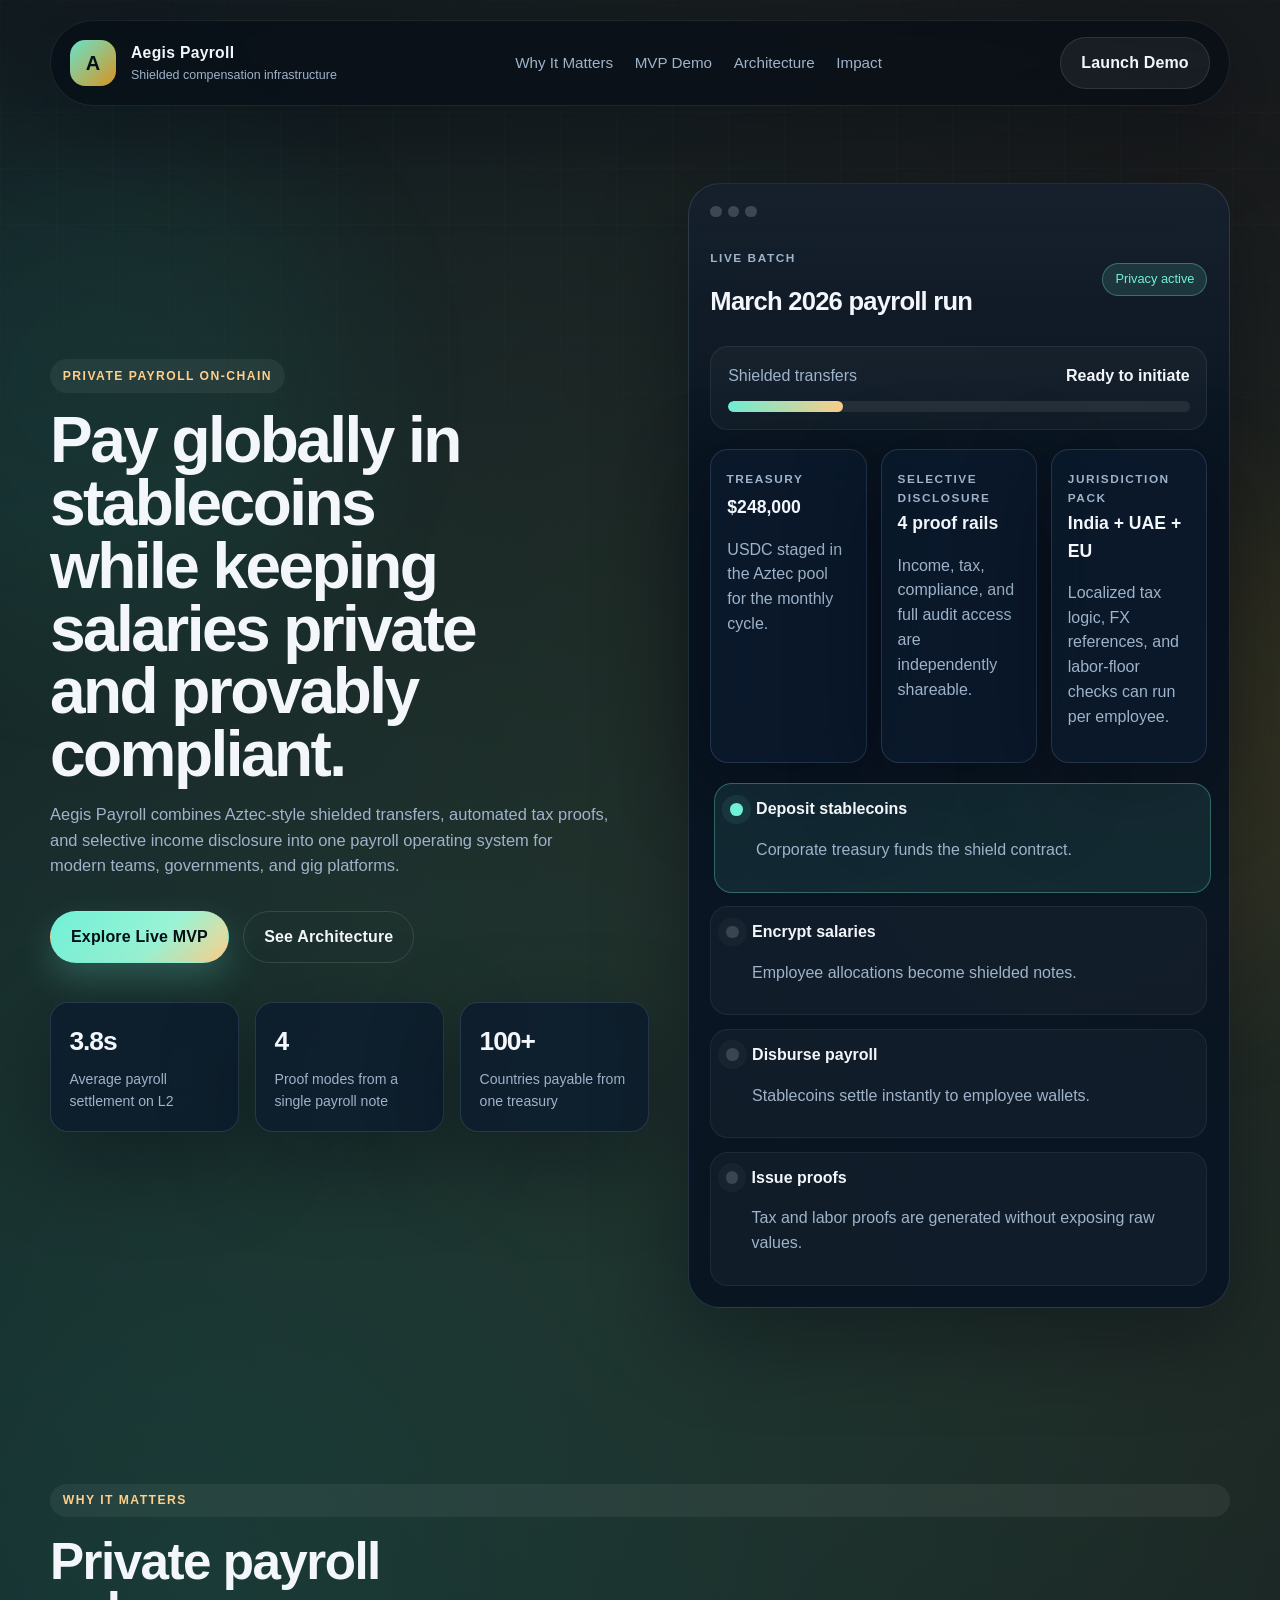
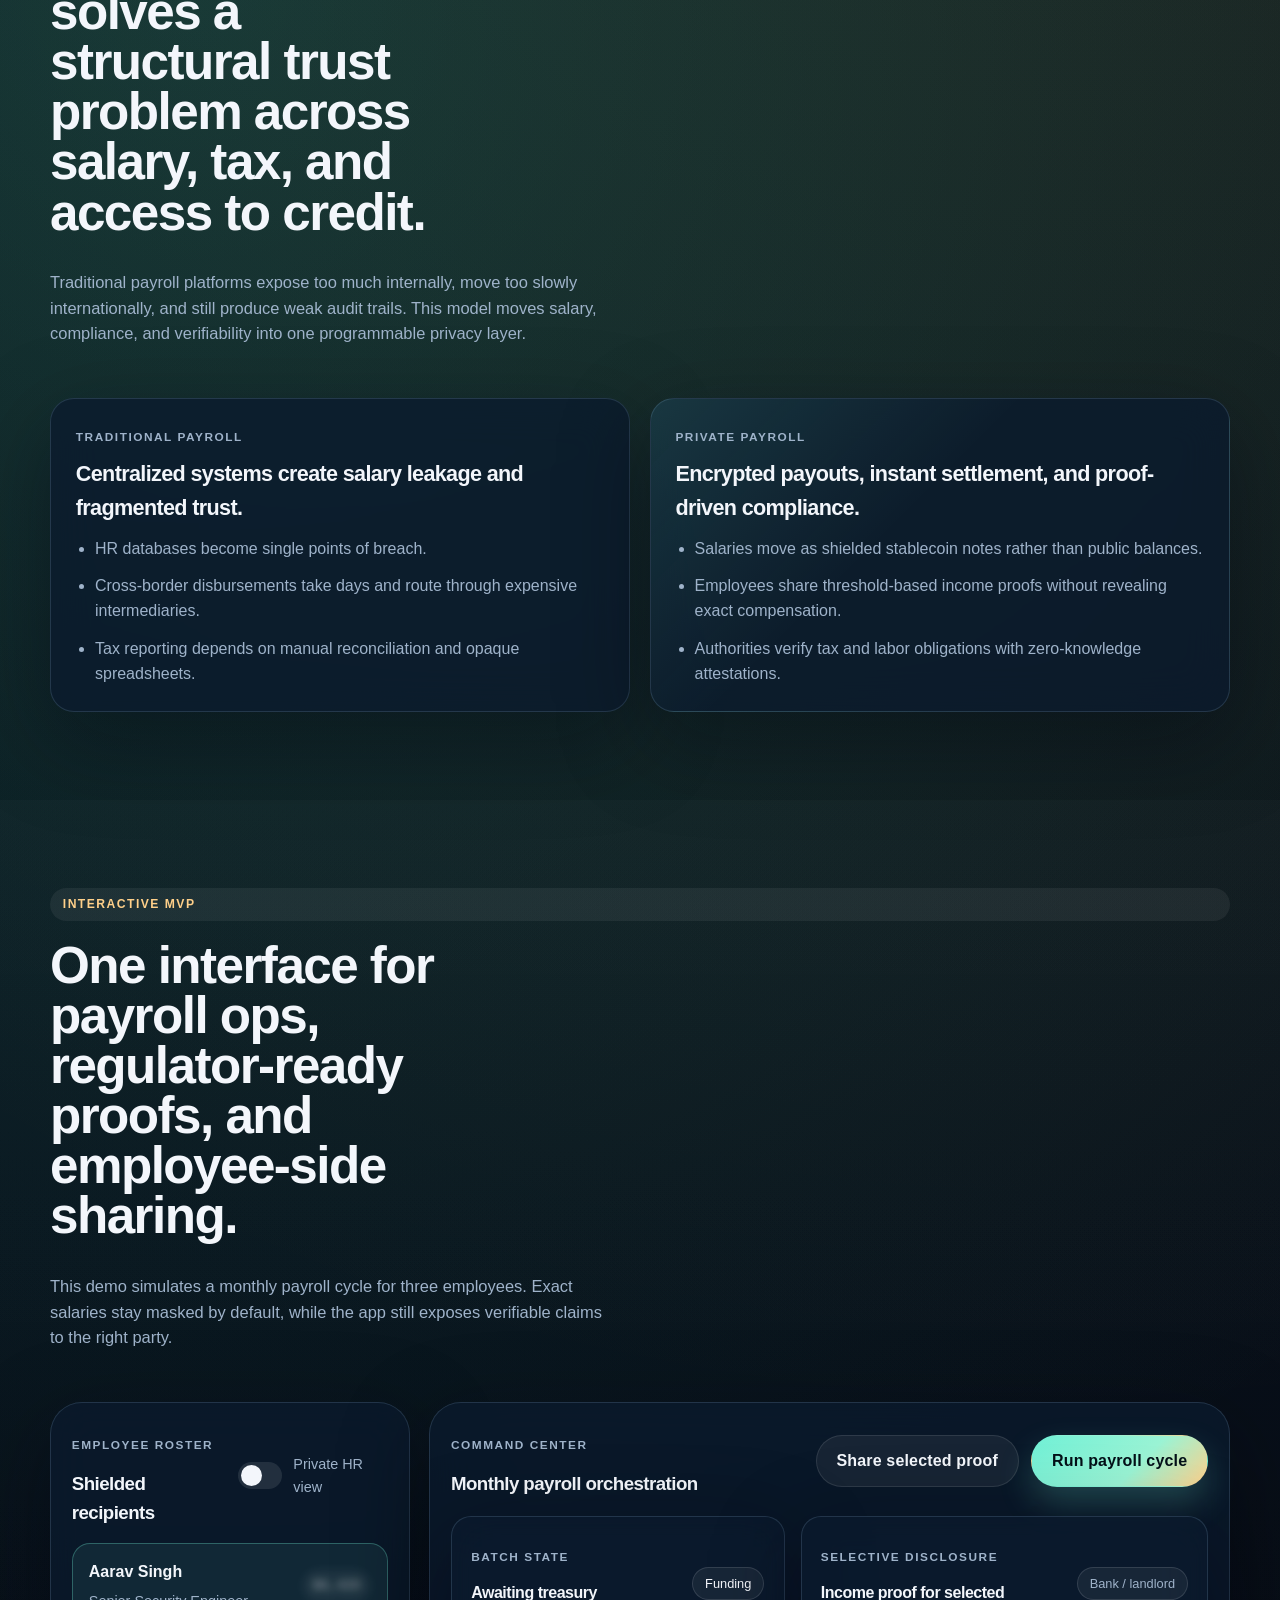
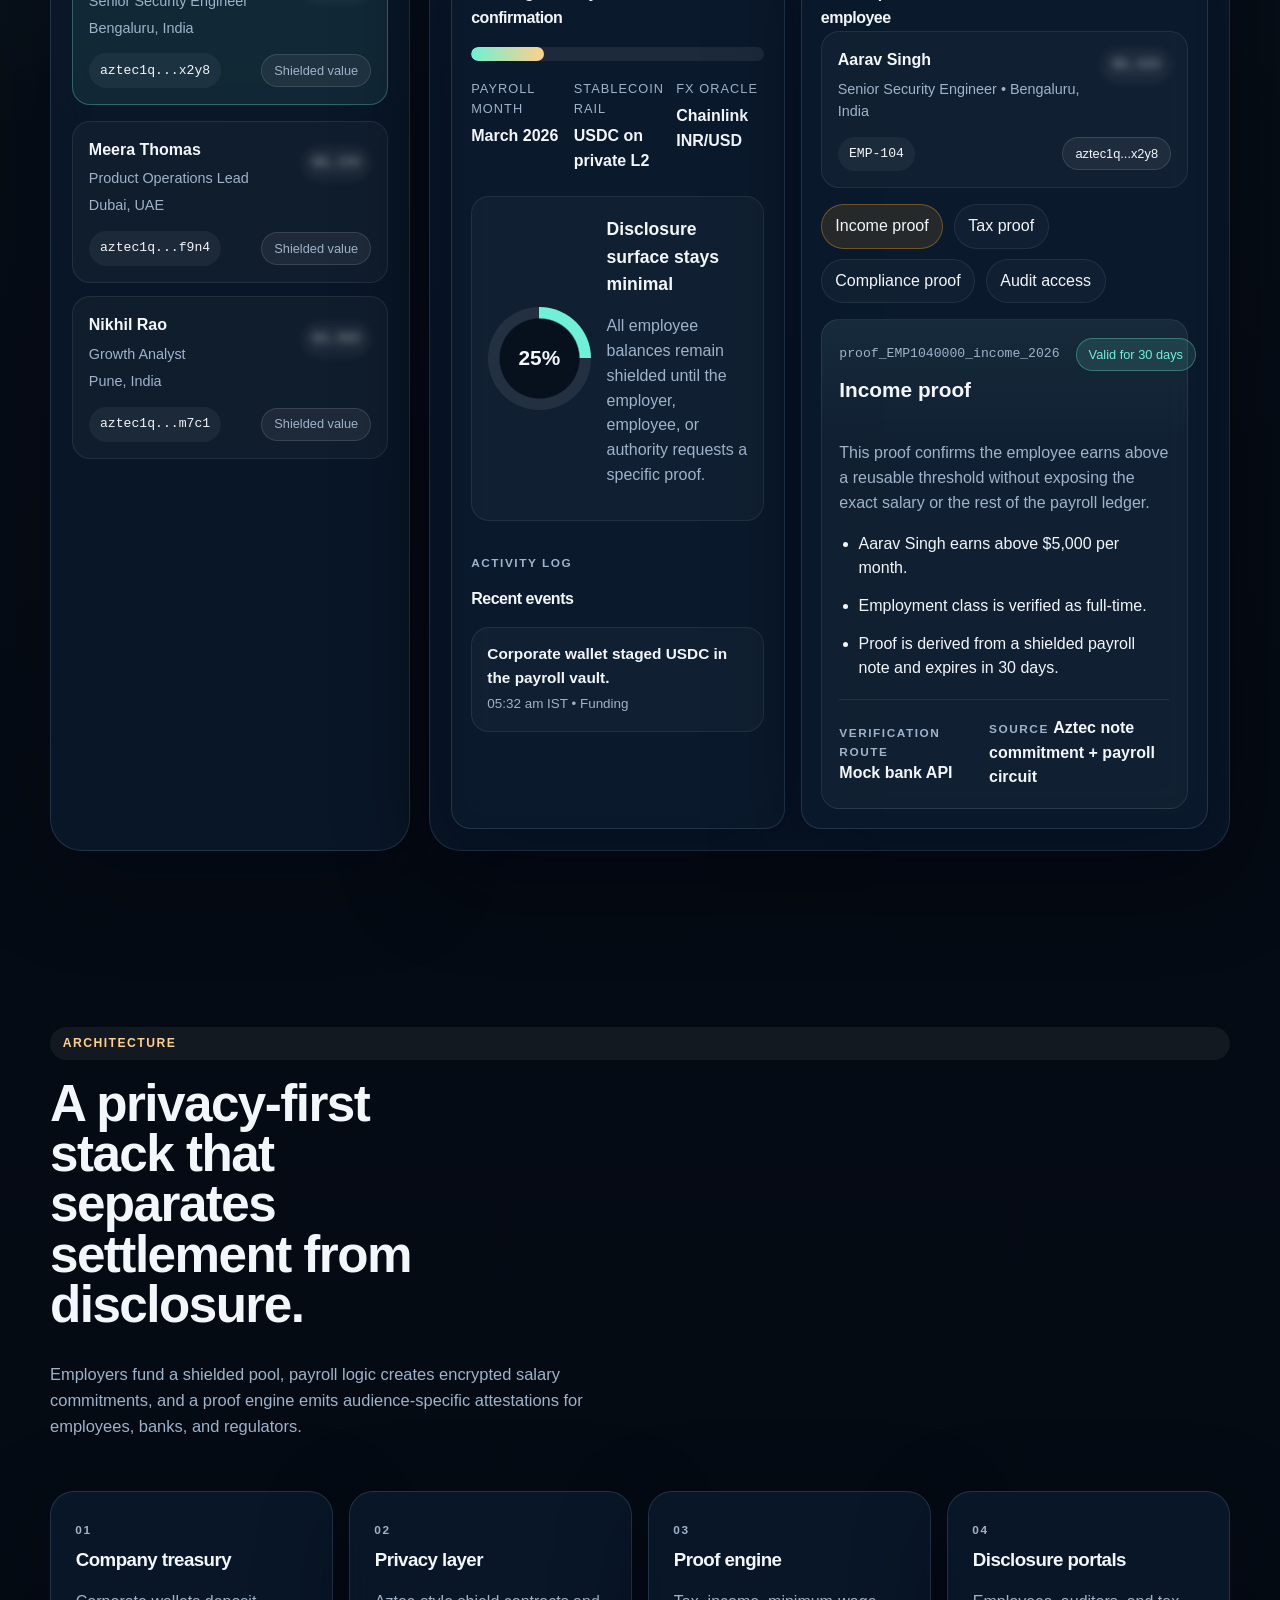
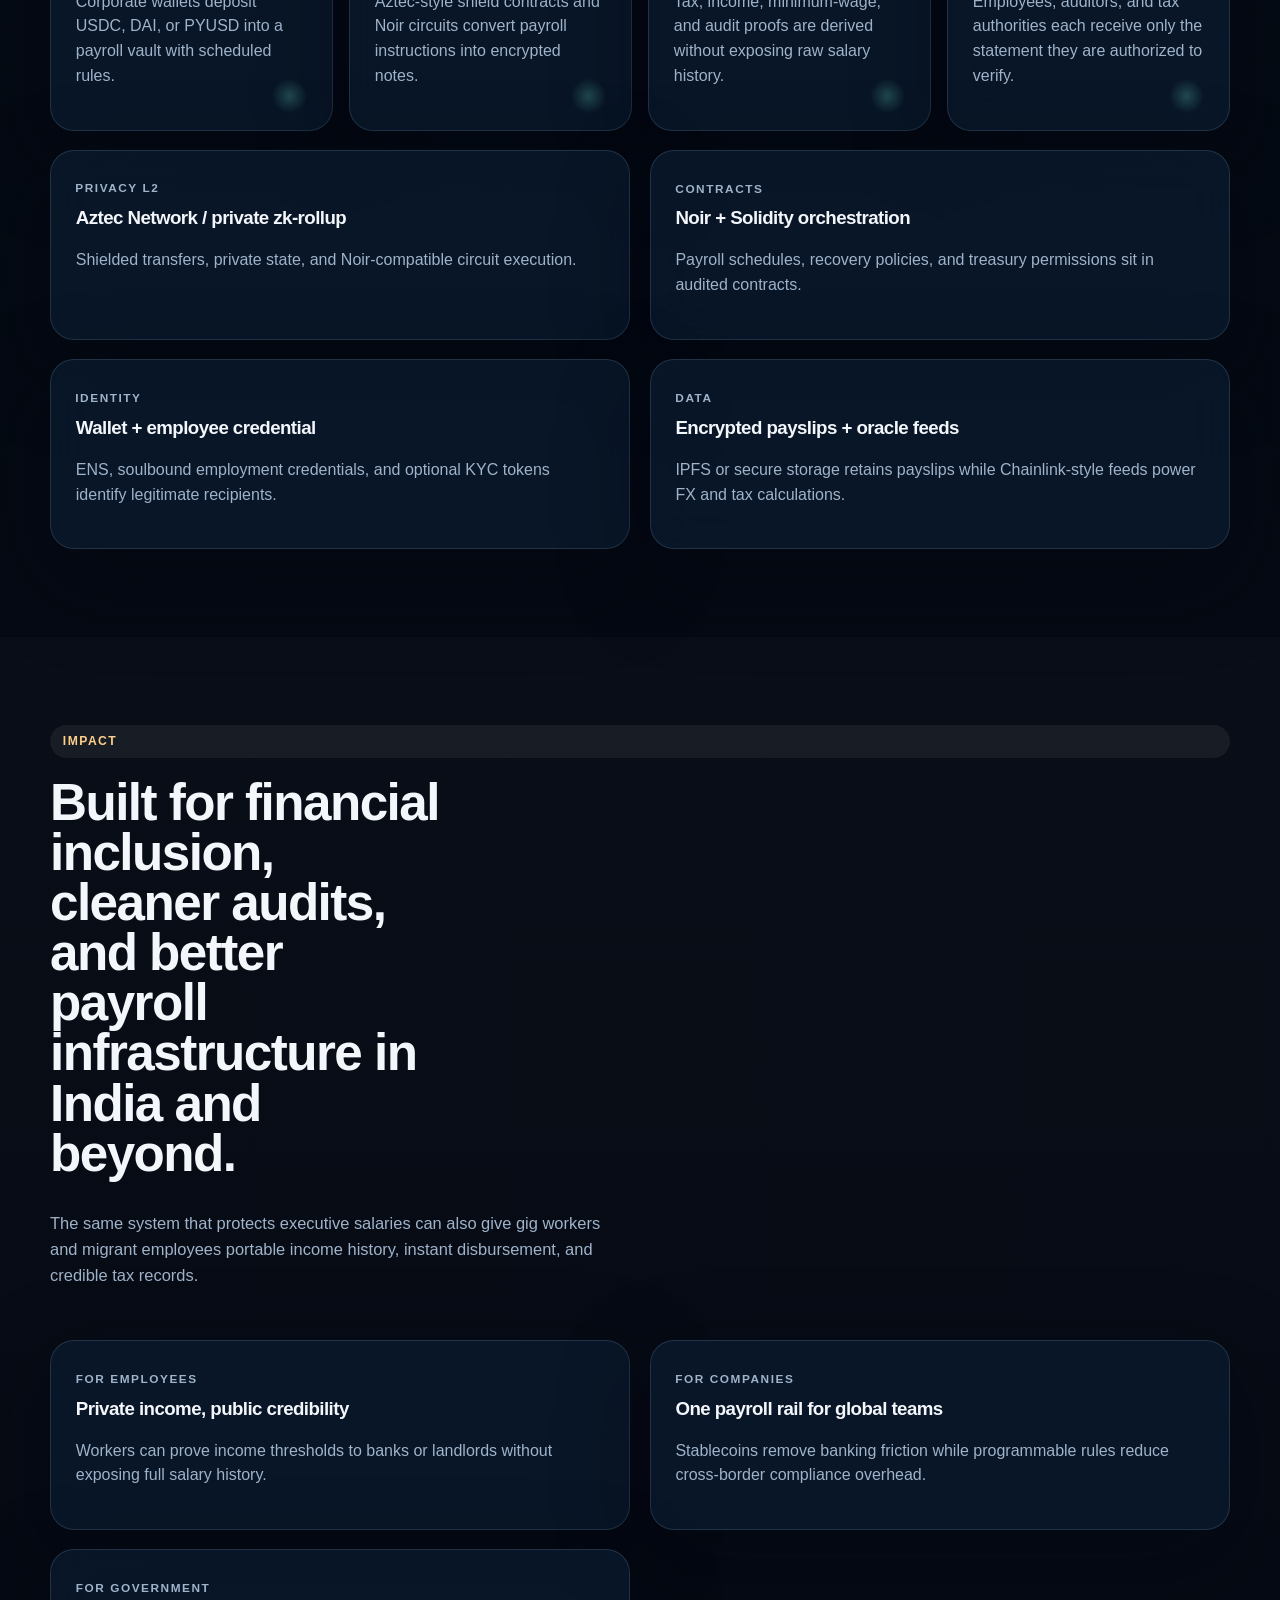
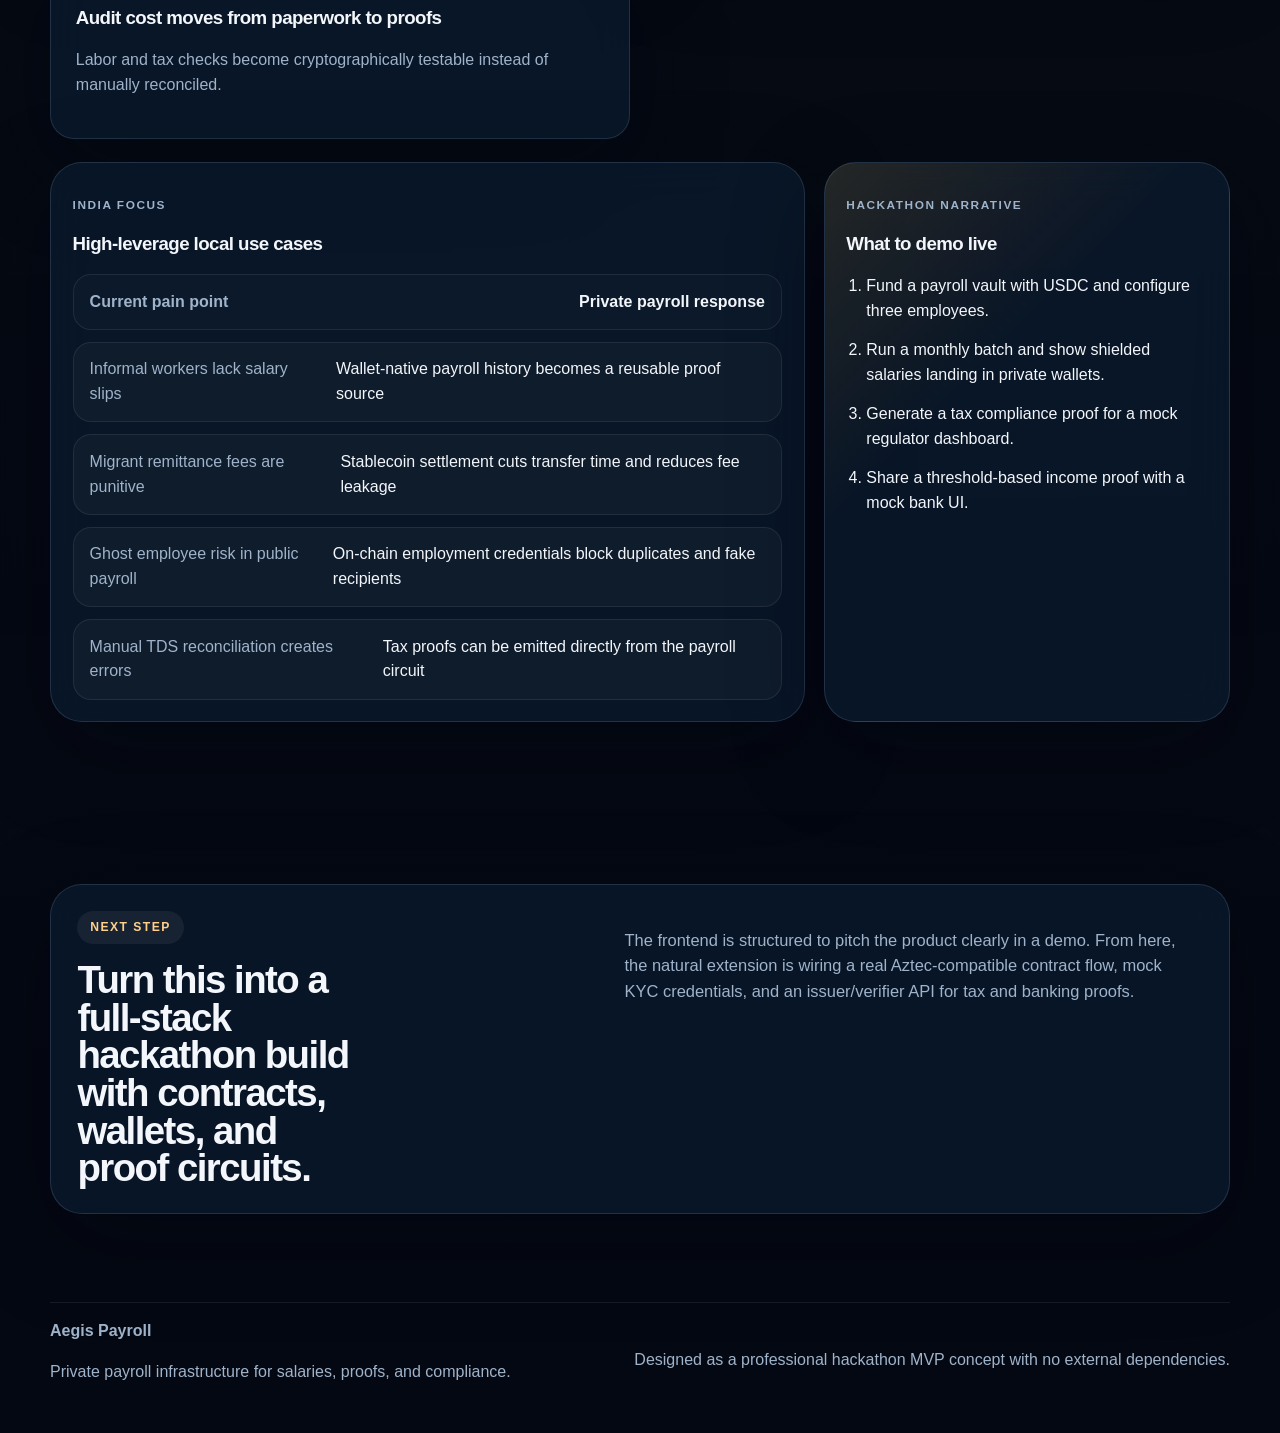
<file: index.html>
<!DOCTYPE html>
<html lang="en">
  <head>
    <meta charset="UTF-8" />
    <meta name="viewport" content="width=device-width, initial-scale=1.0" />
    <meta
      name="description"
      content="Aegis Payroll is a private payroll on-chain demo that combines shielded stablecoin salaries, selective-disclosure ZK proofs, and compliance-ready workflows."
    />
    <title>Aegis Payroll | Private Payroll On-Chain</title>
    <link rel="icon" type="image/svg+xml" href="./favicon.svg" />
    <link rel="stylesheet" href="./styles.css" />
    <script src="./script.js" defer></script>
  </head>
  <body>
    <div class="background-grid" aria-hidden="true"></div>
    <div class="background-glow glow-left" aria-hidden="true"></div>
    <div class="background-glow glow-right" aria-hidden="true"></div>

    <header class="site-header">
      <div class="container nav-shell">
        <a class="brand" href="#top" aria-label="Aegis Payroll home">
          <span class="brand-mark">A</span>
          <span class="brand-copy">
            <strong>Aegis Payroll</strong>
            <span>Shielded compensation infrastructure</span>
          </span>
        </a>

        <nav class="site-nav" aria-label="Primary">
          <a href="#problem">Why It Matters</a>
          <a href="#demo">MVP Demo</a>
          <a href="#architecture">Architecture</a>
          <a href="#impact">Impact</a>
        </nav>

        <a class="button button-secondary nav-button" href="#demo">Launch Demo</a>
      </div>
    </header>

    <main id="top">
      <section class="hero section">
        <div class="container hero-grid">
          <div class="hero-copy reveal">
            <span class="eyebrow">Private Payroll On-Chain</span>
            <h1>Pay globally in stablecoins while keeping salaries private and provably compliant.</h1>
            <p class="hero-text">
              Aegis Payroll combines Aztec-style shielded transfers, automated tax proofs, and
              selective income disclosure into one payroll operating system for modern teams,
              governments, and gig platforms.
            </p>

            <div class="hero-actions">
              <a class="button button-primary" href="#demo">Explore Live MVP</a>
              <a class="button button-ghost" href="#architecture">See Architecture</a>
            </div>

            <div class="hero-metrics">
              <article class="metric-card">
                <span class="metric-value">3.8s</span>
                <span class="metric-label">Average payroll settlement on L2</span>
              </article>
              <article class="metric-card">
                <span class="metric-value">4</span>
                <span class="metric-label">Proof modes from a single payroll note</span>
              </article>
              <article class="metric-card">
                <span class="metric-value">100+</span>
                <span class="metric-label">Countries payable from one treasury</span>
              </article>
            </div>
          </div>

          <div class="hero-console reveal reveal-delay">
            <div class="console-chrome">
              <span></span>
              <span></span>
              <span></span>
            </div>

            <div class="hero-console-top">
              <div>
                <p class="panel-label">Live batch</p>
                <h2>March 2026 payroll run</h2>
              </div>
              <span class="status-pill status-live">Privacy active</span>
            </div>

            <div class="hero-progress-shell">
              <div class="hero-progress-copy">
                <span>Shielded transfers</span>
                <strong id="heroStageLabel">Ready to initiate</strong>
              </div>
              <div class="progress-bar">
                <span id="heroProgressFill"></span>
              </div>
            </div>

            <div class="hero-console-grid">
              <article class="mini-panel">
                <span class="panel-label">Treasury</span>
                <strong>$248,000</strong>
                <p>USDC staged in the Aztec pool for the monthly cycle.</p>
              </article>
              <article class="mini-panel">
                <span class="panel-label">Selective disclosure</span>
                <strong>4 proof rails</strong>
                <p>Income, tax, compliance, and full audit access are independently shareable.</p>
              </article>
              <article class="mini-panel">
                <span class="panel-label">Jurisdiction pack</span>
                <strong>India + UAE + EU</strong>
                <p>Localized tax logic, FX references, and labor-floor checks can run per employee.</p>
              </article>
            </div>

            <div class="mini-timeline" id="heroTimeline">
              <div class="timeline-row is-active">
                <span class="timeline-dot"></span>
                <div>
                  <strong>Deposit stablecoins</strong>
                  <p>Corporate treasury funds the shield contract.</p>
                </div>
              </div>
              <div class="timeline-row">
                <span class="timeline-dot"></span>
                <div>
                  <strong>Encrypt salaries</strong>
                  <p>Employee allocations become shielded notes.</p>
                </div>
              </div>
              <div class="timeline-row">
                <span class="timeline-dot"></span>
                <div>
                  <strong>Disburse payroll</strong>
                  <p>Stablecoins settle instantly to employee wallets.</p>
                </div>
              </div>
              <div class="timeline-row">
                <span class="timeline-dot"></span>
                <div>
                  <strong>Issue proofs</strong>
                  <p>Tax and labor proofs are generated without exposing raw values.</p>
                </div>
              </div>
            </div>
          </div>
        </div>
      </section>

      <section class="section" id="problem">
        <div class="container">
          <div class="section-heading reveal">
            <span class="eyebrow">Why It Matters</span>
            <h2>Private payroll solves a structural trust problem across salary, tax, and access to credit.</h2>
            <p>
              Traditional payroll platforms expose too much internally, move too slowly
              internationally, and still produce weak audit trails. This model moves salary,
              compliance, and verifiability into one programmable privacy layer.
            </p>
          </div>

          <div class="problem-grid">
            <article class="problem-card reveal">
              <span class="problem-kicker">Traditional payroll</span>
              <h3>Centralized systems create salary leakage and fragmented trust.</h3>
              <ul>
                <li>HR databases become single points of breach.</li>
                <li>Cross-border disbursements take days and route through expensive intermediaries.</li>
                <li>Tax reporting depends on manual reconciliation and opaque spreadsheets.</li>
              </ul>
            </article>

            <article class="problem-card problem-card-highlight reveal reveal-delay">
              <span class="problem-kicker">Private payroll</span>
              <h3>Encrypted payouts, instant settlement, and proof-driven compliance.</h3>
              <ul>
                <li>Salaries move as shielded stablecoin notes rather than public balances.</li>
                <li>Employees share threshold-based income proofs without revealing exact compensation.</li>
                <li>Authorities verify tax and labor obligations with zero-knowledge attestations.</li>
              </ul>
            </article>
          </div>
        </div>
      </section>

      <section class="section section-accent" id="demo">
        <div class="container">
          <div class="section-heading reveal">
            <span class="eyebrow">Interactive MVP</span>
            <h2>One interface for payroll ops, regulator-ready proofs, and employee-side sharing.</h2>
            <p>
              This demo simulates a monthly payroll cycle for three employees. Exact salaries stay
              masked by default, while the app still exposes verifiable claims to the right party.
            </p>
          </div>

          <div class="demo-layout">
            <aside class="panel roster-panel reveal">
              <div class="panel-header">
                <div>
                  <p class="panel-label">Employee roster</p>
                  <h3>Shielded recipients</h3>
                </div>

                <label class="switch" for="hrToggle">
                  <input id="hrToggle" type="checkbox" />
                  <span class="switch-track"></span>
                  <span class="switch-copy">Private HR view</span>
                </label>
              </div>

              <div class="roster-list" id="employeeList" aria-live="polite"></div>
            </aside>

            <section class="panel command-panel reveal reveal-delay">
              <div class="panel-header panel-header-wide">
                <div>
                  <p class="panel-label">Command center</p>
                  <h3>Monthly payroll orchestration</h3>
                </div>

                <div class="panel-actions">
                  <button class="button button-secondary" id="shareProofButton" type="button">
                    Share selected proof
                  </button>
                  <button class="button button-primary" id="runCycleButton" type="button">
                    Run payroll cycle
                  </button>
                </div>
              </div>

              <div class="command-grid">
                <article class="subpanel progress-panel">
                  <div class="subpanel-header">
                    <div>
                      <p class="panel-label">Batch state</p>
                      <h4 id="stageTitle">Awaiting treasury confirmation</h4>
                    </div>
                    <span class="status-pill" id="stageBadge">Funding</span>
                  </div>

                  <div class="progress-bar progress-bar-large">
                    <span id="stageProgress"></span>
                  </div>

                  <dl class="batch-meta">
                    <div>
                      <dt>Payroll month</dt>
                      <dd>March 2026</dd>
                    </div>
                    <div>
                      <dt>Stablecoin rail</dt>
                      <dd>USDC on private L2</dd>
                    </div>
                    <div>
                      <dt>FX oracle</dt>
                      <dd>Chainlink INR/USD</dd>
                    </div>
                  </dl>

                  <div class="proof-ring">
                    <div class="proof-ring-visual">
                      <span id="proofPercent">25%</span>
                    </div>
                    <div class="proof-ring-copy">
                      <strong id="proofSummaryTitle">Disclosure surface stays minimal</strong>
                      <p id="proofSummaryText">
                        All employee balances remain shielded until the employer, employee, or
                        authority requests a specific proof.
                      </p>
                    </div>
                  </div>

                  <div class="activity-log">
                    <div class="subpanel-header">
                      <div>
                        <p class="panel-label">Activity log</p>
                        <h4>Recent events</h4>
                      </div>
                    </div>
                    <div class="activity-items" id="activityLog"></div>
                  </div>
                </article>

                <article class="subpanel proof-panel">
                  <div class="subpanel-header">
                    <div>
                      <p class="panel-label">Selective disclosure</p>
                      <h4 id="proofPanelHeading">Income proof for selected employee</h4>
                    </div>
                    <span class="status-pill status-muted" id="proofAudience">Bank / landlord</span>
                  </div>

                  <div class="selected-employee" id="selectedEmployeeCard"></div>

                  <div class="proof-type-row" id="proofTypeRow" role="tablist" aria-label="Proof types">
                    <button class="proof-type is-active" type="button" data-proof="income">Income proof</button>
                    <button class="proof-type" type="button" data-proof="tax">Tax proof</button>
                    <button class="proof-type" type="button" data-proof="compliance">Compliance proof</button>
                    <button class="proof-type" type="button" data-proof="audit">Audit access</button>
                  </div>

                  <div class="proof-preview">
                    <div class="proof-preview-top">
                      <span class="proof-hash" id="proofHash"></span>
                      <span class="status-pill status-live" id="proofValidity">Valid for 30 days</span>
                    </div>

                    <h5 id="proofTitle">Income proof</h5>
                    <p id="proofDescription"></p>

                    <ul class="proof-claims" id="proofClaims"></ul>

                    <div class="proof-footer">
                      <div>
                        <span class="proof-label">Verification route</span>
                        <strong id="proofVerifier">Mock bank API</strong>
                      </div>
                      <div>
                        <span class="proof-label">Source</span>
                        <strong>Aztec note commitment + payroll circuit</strong>
                      </div>
                    </div>
                  </div>
                </article>
              </div>
            </section>
          </div>
        </div>
      </section>

      <section class="section" id="architecture">
        <div class="container">
          <div class="section-heading reveal">
            <span class="eyebrow">Architecture</span>
            <h2>A privacy-first stack that separates settlement from disclosure.</h2>
            <p>
              Employers fund a shielded pool, payroll logic creates encrypted salary commitments,
              and a proof engine emits audience-specific attestations for employees, banks, and
              regulators.
            </p>
          </div>

          <div class="architecture-flow reveal">
            <article class="flow-card">
              <span class="panel-label">01</span>
              <h3>Company treasury</h3>
              <p>Corporate wallets deposit USDC, DAI, or PYUSD into a payroll vault with scheduled rules.</p>
            </article>

            <article class="flow-card">
              <span class="panel-label">02</span>
              <h3>Privacy layer</h3>
              <p>Aztec-style shield contracts and Noir circuits convert payroll instructions into encrypted notes.</p>
            </article>

            <article class="flow-card">
              <span class="panel-label">03</span>
              <h3>Proof engine</h3>
              <p>Tax, income, minimum-wage, and audit proofs are derived without exposing raw salary history.</p>
            </article>

            <article class="flow-card">
              <span class="panel-label">04</span>
              <h3>Disclosure portals</h3>
              <p>Employees, auditors, and tax authorities each receive only the statement they are authorized to verify.</p>
            </article>
          </div>

          <div class="stack-grid">
            <article class="stack-card reveal">
              <span class="panel-label">Privacy L2</span>
              <h3>Aztec Network / private zk-rollup</h3>
              <p>Shielded transfers, private state, and Noir-compatible circuit execution.</p>
            </article>
            <article class="stack-card reveal">
              <span class="panel-label">Contracts</span>
              <h3>Noir + Solidity orchestration</h3>
              <p>Payroll schedules, recovery policies, and treasury permissions sit in audited contracts.</p>
            </article>
            <article class="stack-card reveal">
              <span class="panel-label">Identity</span>
              <h3>Wallet + employee credential</h3>
              <p>ENS, soulbound employment credentials, and optional KYC tokens identify legitimate recipients.</p>
            </article>
            <article class="stack-card reveal">
              <span class="panel-label">Data</span>
              <h3>Encrypted payslips + oracle feeds</h3>
              <p>IPFS or secure storage retains payslips while Chainlink-style feeds power FX and tax calculations.</p>
            </article>
          </div>
        </div>
      </section>

      <section class="section section-accent" id="impact">
        <div class="container">
          <div class="section-heading reveal">
            <span class="eyebrow">Impact</span>
            <h2>Built for financial inclusion, cleaner audits, and better payroll infrastructure in India and beyond.</h2>
            <p>
              The same system that protects executive salaries can also give gig workers and migrant
              employees portable income history, instant disbursement, and credible tax records.
            </p>
          </div>

          <div class="impact-grid">
            <article class="impact-card reveal">
              <span class="panel-label">For employees</span>
              <h3>Private income, public credibility</h3>
              <p>Workers can prove income thresholds to banks or landlords without exposing full salary history.</p>
            </article>
            <article class="impact-card reveal reveal-delay">
              <span class="panel-label">For companies</span>
              <h3>One payroll rail for global teams</h3>
              <p>Stablecoins remove banking friction while programmable rules reduce cross-border compliance overhead.</p>
            </article>
            <article class="impact-card reveal">
              <span class="panel-label">For government</span>
              <h3>Audit cost moves from paperwork to proofs</h3>
              <p>Labor and tax checks become cryptographically testable instead of manually reconciled.</p>
            </article>
          </div>

          <div class="india-grid reveal">
            <div class="india-panel">
              <div class="subpanel-header">
                <div>
                  <p class="panel-label">India focus</p>
                  <h3>High-leverage local use cases</h3>
                </div>
              </div>

              <div class="india-table">
                <div class="india-row india-head">
                  <span>Current pain point</span>
                  <span>Private payroll response</span>
                </div>
                <div class="india-row">
                  <span>Informal workers lack salary slips</span>
                  <span>Wallet-native payroll history becomes a reusable proof source</span>
                </div>
                <div class="india-row">
                  <span>Migrant remittance fees are punitive</span>
                  <span>Stablecoin settlement cuts transfer time and reduces fee leakage</span>
                </div>
                <div class="india-row">
                  <span>Ghost employee risk in public payroll</span>
                  <span>On-chain employment credentials block duplicates and fake recipients</span>
                </div>
                <div class="india-row">
                  <span>Manual TDS reconciliation creates errors</span>
                  <span>Tax proofs can be emitted directly from the payroll circuit</span>
                </div>
              </div>
            </div>

            <div class="india-panel india-panel-highlight">
              <div class="subpanel-header">
                <div>
                  <p class="panel-label">Hackathon narrative</p>
                  <h3>What to demo live</h3>
                </div>
              </div>

              <ol class="demo-script">
                <li>Fund a payroll vault with USDC and configure three employees.</li>
                <li>Run a monthly batch and show shielded salaries landing in private wallets.</li>
                <li>Generate a tax compliance proof for a mock regulator dashboard.</li>
                <li>Share a threshold-based income proof with a mock bank UI.</li>
              </ol>
            </div>
          </div>
        </div>
      </section>

      <section class="section footer-cta">
        <div class="container cta-panel reveal">
          <div>
            <span class="eyebrow">Next step</span>
            <h2>Turn this into a full-stack hackathon build with contracts, wallets, and proof circuits.</h2>
          </div>
          <p>
            The frontend is structured to pitch the product clearly in a demo. From here, the
            natural extension is wiring a real Aztec-compatible contract flow, mock KYC credentials,
            and an issuer/verifier API for tax and banking proofs.
          </p>
        </div>
      </section>
    </main>

    <footer class="site-footer">
      <div class="container footer-shell">
        <div>
          <strong>Aegis Payroll</strong>
          <p>Private payroll infrastructure for salaries, proofs, and compliance.</p>
        </div>
        <p>Designed as a professional hackathon MVP concept with no external dependencies.</p>
      </div>
    </footer>
  </body>
</html>
</file>
<file: styles.css>
:root {
  --bg: #07111e;
  --bg-deep: #040914;
  --panel: rgba(11, 26, 45, 0.78);
  --panel-strong: rgba(8, 20, 34, 0.92);
  --line: rgba(146, 184, 214, 0.18);
  --text: #f3f6fb;
  --muted: #9fb3ca;
  --teal: #70f0d6;
  --gold: #ffd08a;
  --shadow: 0 28px 90px rgba(1, 6, 15, 0.38);
  --radius-xl: 32px;
  --radius-lg: 24px;
  --radius-md: 18px;
  --container: 1180px;
  --font-display: "Aptos Display", "Segoe UI Variable Display", "Gill Sans", "Trebuchet MS", sans-serif;
  --font-body: "Aptos", "Segoe UI Variable Text", "Verdana", sans-serif;
  --font-mono: "Cascadia Code", "Consolas", monospace;
}

*,
*::before,
*::after {
  box-sizing: border-box;
}

html {
  scroll-behavior: smooth;
}

body {
  margin: 0;
  min-height: 100vh;
  background:
    radial-gradient(circle at 15% 20%, rgba(42, 197, 170, 0.2), transparent 28%),
    radial-gradient(circle at 82% 12%, rgba(245, 166, 35, 0.12), transparent 30%),
    linear-gradient(180deg, #08111d 0%, #050b14 52%, #040812 100%);
  color: var(--text);
  font-family: var(--font-body);
  line-height: 1.55;
  overflow-x: hidden;
}

a {
  color: inherit;
  text-decoration: none;
}

button,
input {
  font: inherit;
}

button {
  cursor: pointer;
}

.background-grid {
  position: fixed;
  inset: 0;
  background-image:
    linear-gradient(rgba(255, 255, 255, 0.03) 1px, transparent 1px),
    linear-gradient(90deg, rgba(255, 255, 255, 0.03) 1px, transparent 1px);
  background-size: 56px 56px;
  mask-image: linear-gradient(180deg, rgba(0, 0, 0, 0.6), transparent 94%);
  pointer-events: none;
}

.background-glow {
  position: fixed;
  width: 32rem;
  height: 32rem;
  border-radius: 50%;
  filter: blur(80px);
  opacity: 0.45;
  pointer-events: none;
}

.glow-left {
  top: 8rem;
  left: -10rem;
  background: rgba(42, 197, 170, 0.18);
}

.glow-right {
  top: 30rem;
  right: -8rem;
  background: rgba(245, 166, 35, 0.18);
}

.container {
  width: min(calc(100% - 2rem), var(--container));
  margin: 0 auto;
}

.section {
  position: relative;
  padding: 5.5rem 0;
}

.section-accent {
  background: linear-gradient(180deg, rgba(255, 255, 255, 0.02), rgba(255, 255, 255, 0));
}

.site-header {
  position: sticky;
  top: 0;
  z-index: 40;
  padding: 1.25rem 0 0;
  backdrop-filter: blur(18px);
}

.nav-shell {
  display: flex;
  align-items: center;
  justify-content: space-between;
  gap: 1.5rem;
  padding: 1rem 1.2rem;
  border: 1px solid rgba(255, 255, 255, 0.08);
  border-radius: 999px;
  background: rgba(4, 10, 20, 0.62);
  box-shadow: var(--shadow);
}

.brand {
  display: inline-flex;
  align-items: center;
  gap: 0.95rem;
}

.brand-mark {
  display: grid;
  place-items: center;
  width: 2.85rem;
  height: 2.85rem;
  border-radius: 0.95rem;
  background: linear-gradient(135deg, rgba(112, 240, 214, 0.94), rgba(245, 166, 35, 0.88));
  color: #04121c;
  font-family: var(--font-display);
  font-size: 1.25rem;
  font-weight: 800;
}

.brand-copy {
  display: flex;
  flex-direction: column;
  gap: 0.1rem;
}

.brand-copy strong {
  font-family: var(--font-display);
  font-size: 0.98rem;
  letter-spacing: 0.02em;
}

.brand-copy span {
  color: var(--muted);
  font-size: 0.78rem;
}

.site-nav {
  display: inline-flex;
  align-items: center;
  gap: 1.35rem;
  color: var(--muted);
  font-size: 0.95rem;
}

.site-nav a {
  transition: color 180ms ease;
}

.site-nav a:hover,
.site-nav a:focus-visible {
  color: var(--text);
}

.nav-button {
  flex-shrink: 0;
}

.button {
  display: inline-flex;
  align-items: center;
  justify-content: center;
  gap: 0.5rem;
  min-height: 3rem;
  padding: 0.8rem 1.25rem;
  border: 1px solid transparent;
  border-radius: 999px;
  font-weight: 700;
  letter-spacing: 0.01em;
  transition:
    transform 180ms ease,
    border-color 180ms ease,
    background 180ms ease,
    color 180ms ease,
    box-shadow 180ms ease;
}

.button:hover,
.button:focus-visible {
  transform: translateY(-1px);
}

.button-primary {
  background: linear-gradient(135deg, var(--teal), #9af3d4 60%, var(--gold));
  color: #031018;
  box-shadow: 0 16px 34px rgba(112, 240, 214, 0.22);
}

.button-secondary {
  background: rgba(255, 255, 255, 0.06);
  border-color: rgba(255, 255, 255, 0.1);
  color: var(--text);
}

.button-ghost {
  background: transparent;
  border-color: rgba(255, 255, 255, 0.12);
  color: var(--text);
}

.hero {
  padding-top: 4.8rem;
}

.hero-grid {
  display: grid;
  grid-template-columns: minmax(0, 1.05fr) minmax(0, 0.95fr);
  align-items: center;
  gap: 2.4rem;
}

.eyebrow {
  display: inline-flex;
  align-items: center;
  gap: 0.45rem;
  padding: 0.45rem 0.8rem;
  border-radius: 999px;
  background: rgba(255, 255, 255, 0.06);
  color: var(--gold);
  font-size: 0.76rem;
  font-weight: 800;
  letter-spacing: 0.12em;
  text-transform: uppercase;
}

.hero-copy h1,
.section-heading h2,
.cta-panel h2 {
  margin: 1.05rem 0 0;
  font-family: var(--font-display);
  font-size: clamp(2.65rem, 5vw, 5rem);
  line-height: 0.98;
  letter-spacing: -0.04em;
  max-width: 12ch;
}

.hero-text,
.section-heading p,
.cta-panel p {
  max-width: 61ch;
  color: var(--muted);
  font-size: 1.03rem;
}

.hero-actions {
  display: flex;
  flex-wrap: wrap;
  gap: 0.9rem;
  margin-top: 2rem;
}

.hero-metrics {
  display: grid;
  grid-template-columns: repeat(3, minmax(0, 1fr));
  gap: 1rem;
  margin-top: 2.4rem;
}

.metric-card,
.mini-panel,
.problem-card,
.panel,
.subpanel,
.flow-card,
.stack-card,
.impact-card,
.india-panel,
.cta-panel {
  border: 1px solid var(--line);
  background: var(--panel);
  backdrop-filter: blur(22px);
  box-shadow: var(--shadow);
}

.metric-card {
  padding: 1.15rem;
  border-radius: var(--radius-md);
}

.metric-value {
  display: block;
  font-family: var(--font-display);
  font-size: 1.65rem;
  font-weight: 800;
  letter-spacing: -0.04em;
}

.metric-label {
  display: block;
  margin-top: 0.45rem;
  color: var(--muted);
  font-size: 0.88rem;
}

.hero-console {
  position: relative;
  padding: 1.35rem;
  border: 1px solid var(--line);
  border-radius: var(--radius-xl);
  background:
    linear-gradient(180deg, rgba(255, 255, 255, 0.06), transparent 24%),
    var(--panel-strong);
  box-shadow: var(--shadow);
  transform: perspective(1600px) rotateY(-10deg) rotateX(4deg);
}

.console-chrome {
  display: flex;
  gap: 0.4rem;
}

.console-chrome span {
  width: 0.7rem;
  height: 0.7rem;
  border-radius: 50%;
  background: rgba(255, 255, 255, 0.18);
}

.hero-console-top,
.panel-header,
.subpanel-header,
.proof-preview-top,
.footer-shell {
  display: flex;
  align-items: center;
  justify-content: space-between;
  gap: 1rem;
}

.hero-console-top {
  margin-top: 1.25rem;
}

.hero-console h2,
.panel-header h3,
.subpanel-header h4,
.section-heading h2,
.flow-card h3,
.stack-card h3,
.impact-card h3,
.india-panel h3 {
  margin: 0.2rem 0 0;
  font-family: var(--font-display);
  letter-spacing: -0.03em;
}

.hero-console h2 {
  font-size: 1.6rem;
}

.panel-label,
.proof-label,
.problem-kicker {
  display: inline-flex;
  color: var(--muted);
  font-size: 0.74rem;
  font-weight: 700;
  letter-spacing: 0.13em;
  text-transform: uppercase;
}

.status-pill {
  display: inline-flex;
  align-items: center;
  justify-content: center;
  min-height: 2rem;
  padding: 0.35rem 0.75rem;
  border-radius: 999px;
  border: 1px solid rgba(255, 255, 255, 0.12);
  background: rgba(255, 255, 255, 0.06);
  color: var(--text);
  font-size: 0.8rem;
  white-space: nowrap;
}

.status-live {
  border-color: rgba(112, 240, 214, 0.32);
  background: rgba(112, 240, 214, 0.12);
  color: var(--teal);
}

.status-muted {
  color: var(--muted);
}

.hero-progress-shell {
  margin-top: 1.5rem;
  padding: 1.05rem;
  border: 1px solid rgba(255, 255, 255, 0.08);
  border-radius: var(--radius-md);
  background: rgba(255, 255, 255, 0.03);
}

.hero-progress-copy {
  display: flex;
  align-items: baseline;
  justify-content: space-between;
  gap: 1rem;
  margin-bottom: 0.8rem;
  color: var(--muted);
}

.hero-progress-copy strong {
  color: var(--text);
}

.progress-bar {
  position: relative;
  width: 100%;
  height: 0.7rem;
  overflow: hidden;
  border-radius: 999px;
  background: rgba(255, 255, 255, 0.08);
}

.progress-bar span {
  display: block;
  width: 25%;
  height: 100%;
  border-radius: inherit;
  background: linear-gradient(90deg, var(--teal), var(--gold));
  transition: width 280ms ease;
}

.progress-bar-large {
  margin-top: 1rem;
  height: 0.85rem;
}

.hero-console-grid {
  display: grid;
  grid-template-columns: repeat(3, minmax(0, 1fr));
  gap: 0.85rem;
  margin-top: 1.2rem;
}

.mini-panel {
  padding: 1rem;
  border-radius: var(--radius-md);
}

.mini-panel strong,
.proof-ring-copy strong,
.proof-preview h5 {
  display: block;
  margin-top: 0.2rem;
  font-family: var(--font-display);
  font-size: 1.1rem;
}

.mini-panel p,
.timeline-row p,
.proof-ring-copy p,
.proof-preview p,
.flow-card p,
.stack-card p,
.impact-card p,
.site-footer p,
.cta-panel p,
.india-panel p,
.problem-card li {
  color: var(--muted);
}

.mini-timeline {
  display: grid;
  gap: 0.85rem;
  margin-top: 1.3rem;
}

.timeline-row {
  display: flex;
  gap: 0.85rem;
  align-items: flex-start;
  padding: 0.8rem 0.9rem;
  border: 1px solid rgba(255, 255, 255, 0.06);
  border-radius: var(--radius-md);
  background: rgba(255, 255, 255, 0.03);
  transition: border-color 180ms ease, background 180ms ease, transform 180ms ease;
}

.timeline-row.is-active {
  border-color: rgba(112, 240, 214, 0.32);
  background: rgba(112, 240, 214, 0.09);
  transform: translateX(4px);
}

.timeline-dot {
  width: 0.8rem;
  height: 0.8rem;
  margin-top: 0.35rem;
  border-radius: 50%;
  background: rgba(255, 255, 255, 0.18);
  box-shadow: 0 0 0 8px rgba(255, 255, 255, 0.03);
}

.timeline-row.is-active .timeline-dot {
  background: var(--teal);
  box-shadow: 0 0 0 8px rgba(112, 240, 214, 0.08);
}

.section-heading {
  display: grid;
  gap: 1rem;
  margin-bottom: 2.2rem;
}

.section-heading h2 {
  font-size: clamp(2rem, 4vw, 3.45rem);
  max-width: 14ch;
}

.problem-grid,
.impact-grid,
.stack-grid {
  display: grid;
  grid-template-columns: repeat(2, minmax(0, 1fr));
  gap: 1.2rem;
}

.problem-card,
.impact-card,
.stack-card,
.flow-card {
  padding: 1.55rem;
  border-radius: var(--radius-lg);
}

.problem-card h3 {
  margin: 0.5rem 0 0.8rem;
  font-family: var(--font-display);
  font-size: 1.35rem;
  letter-spacing: -0.03em;
}

.problem-card ul {
  margin: 0;
  padding-left: 1.2rem;
  display: grid;
  gap: 0.8rem;
}

.problem-card-highlight {
  background:
    linear-gradient(135deg, rgba(112, 240, 214, 0.12), transparent 42%),
    var(--panel);
}

.demo-layout {
  display: grid;
  grid-template-columns: minmax(300px, 360px) minmax(0, 1fr);
  gap: 1.2rem;
}

.panel {
  border-radius: var(--radius-xl);
  padding: 1.3rem;
}

.panel-header {
  margin-bottom: 1.1rem;
}

.panel-header-wide {
  flex-wrap: wrap;
}

.panel-actions {
  display: flex;
  flex-wrap: wrap;
  gap: 0.75rem;
}

.switch {
  display: inline-flex;
  align-items: center;
  gap: 0.7rem;
  color: var(--muted);
  cursor: pointer;
}

.switch input {
  position: absolute;
  opacity: 0;
  pointer-events: none;
}

.switch-track {
  position: relative;
  width: 3rem;
  height: 1.7rem;
  border-radius: 999px;
  background: rgba(255, 255, 255, 0.1);
  transition: background 180ms ease;
}

.switch-track::after {
  content: "";
  position: absolute;
  top: 0.16rem;
  left: 0.18rem;
  width: 1.35rem;
  height: 1.35rem;
  border-radius: 50%;
  background: var(--text);
  transition: transform 180ms ease;
}

.switch input:checked + .switch-track {
  background: rgba(112, 240, 214, 0.26);
}

.switch input:checked + .switch-track::after {
  transform: translateX(1.28rem);
}

.switch-copy {
  font-size: 0.9rem;
}

.roster-list {
  display: grid;
  gap: 0.85rem;
}

.employee-card {
  padding: 1rem;
  border: 1px solid rgba(255, 255, 255, 0.08);
  border-radius: var(--radius-md);
  background: rgba(255, 255, 255, 0.03);
  transition:
    border-color 180ms ease,
    background 180ms ease,
    transform 180ms ease;
}

.employee-card:hover,
.employee-card:focus-visible,
.employee-card.is-active {
  border-color: rgba(112, 240, 214, 0.3);
  background: rgba(112, 240, 214, 0.08);
  transform: translateY(-2px);
}

.employee-card button {
  width: 100%;
  padding: 0;
  border: 0;
  background: transparent;
  color: inherit;
  text-align: left;
}

.employee-top,
.employee-bottom,
.selected-employee-top,
.proof-footer,
.india-row {
  display: flex;
  align-items: center;
  justify-content: space-between;
  gap: 1rem;
}

.employee-card strong,
.selected-employee strong,
.india-row span:last-child {
  font-size: 1rem;
}

.employee-card p,
.selected-employee p {
  margin: 0.3rem 0 0;
  color: var(--muted);
  font-size: 0.9rem;
}

.employee-bottom {
  margin-top: 0.9rem;
}

.salary-pill,
.wallet-pill {
  padding: 0.45rem 0.7rem;
  border-radius: 999px;
  background: rgba(255, 255, 255, 0.05);
  color: var(--text);
  font-size: 0.82rem;
  font-family: var(--font-mono);
}

.salary-pill.is-private {
  color: rgba(255, 255, 255, 0.6);
  filter: blur(4px);
  user-select: none;
}

.command-grid {
  display: grid;
  grid-template-columns: minmax(0, 0.9fr) minmax(0, 1.1fr);
  gap: 1rem;
}

.subpanel {
  padding: 1.2rem;
  border-radius: calc(var(--radius-lg) - 4px);
}

.batch-meta {
  display: grid;
  grid-template-columns: repeat(3, minmax(0, 1fr));
  gap: 0.9rem;
  margin: 1.15rem 0 0;
}

.batch-meta dt {
  color: var(--muted);
  font-size: 0.8rem;
  text-transform: uppercase;
  letter-spacing: 0.08em;
}

.batch-meta dd {
  margin: 0.35rem 0 0;
  font-weight: 700;
}

.proof-ring {
  display: grid;
  grid-template-columns: auto 1fr;
  gap: 1rem;
  align-items: center;
  margin-top: 1.4rem;
  padding: 1rem;
  border: 1px solid rgba(255, 255, 255, 0.08);
  border-radius: var(--radius-md);
  background: rgba(255, 255, 255, 0.03);
}

.proof-ring-visual {
  display: grid;
  place-items: center;
  width: 6.4rem;
  height: 6.4rem;
  border-radius: 50%;
  background:
    radial-gradient(circle, rgba(7, 17, 30, 1) 54%, transparent 56%),
    conic-gradient(var(--teal) 0 25%, rgba(255, 255, 255, 0.08) 25% 100%);
  font-family: var(--font-display);
  font-size: 1.3rem;
  font-weight: 800;
}

.activity-log {
  margin-top: 1.35rem;
}

.activity-items {
  display: grid;
  gap: 0.7rem;
  margin-top: 0.9rem;
}

.activity-item {
  padding: 0.9rem 0.95rem;
  border: 1px solid rgba(255, 255, 255, 0.08);
  border-radius: var(--radius-md);
  background: rgba(255, 255, 255, 0.03);
}

.activity-item strong {
  display: block;
  font-size: 0.96rem;
}

.activity-item span {
  display: inline-block;
  margin-top: 0.3rem;
  color: var(--muted);
  font-size: 0.84rem;
}

.selected-employee {
  padding: 1rem;
  border: 1px solid rgba(255, 255, 255, 0.08);
  border-radius: var(--radius-md);
  background: rgba(255, 255, 255, 0.03);
}

.selected-employee-top {
  align-items: flex-start;
}

.proof-type-row {
  display: flex;
  flex-wrap: wrap;
  gap: 0.65rem;
  margin-top: 1rem;
}

.proof-type {
  min-height: 2.5rem;
  padding: 0.55rem 0.85rem;
  border: 1px solid rgba(255, 255, 255, 0.08);
  border-radius: 999px;
  background: rgba(255, 255, 255, 0.03);
  color: var(--text);
}

.proof-type.is-active,
.proof-type:hover,
.proof-type:focus-visible {
  border-color: rgba(245, 166, 35, 0.35);
  background: rgba(245, 166, 35, 0.12);
}

.proof-preview {
  margin-top: 1rem;
  padding: 1.1rem;
  border: 1px solid rgba(255, 255, 255, 0.08);
  border-radius: var(--radius-md);
  background:
    linear-gradient(180deg, rgba(112, 240, 214, 0.05), transparent 26%),
    rgba(255, 255, 255, 0.03);
}

.proof-hash {
  font-family: var(--font-mono);
  color: var(--muted);
  font-size: 0.82rem;
}

.proof-preview h5 {
  font-size: 1.3rem;
}

.proof-claims {
  display: grid;
  gap: 0.8rem;
  margin: 1rem 0 0;
  padding-left: 1.2rem;
}

.proof-footer {
  margin-top: 1.1rem;
  padding-top: 1rem;
  border-top: 1px solid rgba(255, 255, 255, 0.08);
}

.architecture-flow {
  display: grid;
  grid-template-columns: repeat(4, minmax(0, 1fr));
  gap: 1rem;
  margin-bottom: 1rem;
}

.flow-card {
  position: relative;
  overflow: hidden;
}

.flow-card::after {
  content: "";
  position: absolute;
  inset: auto 1.55rem 1rem auto;
  width: 2.2rem;
  height: 2.2rem;
  border-radius: 50%;
  background: radial-gradient(circle, rgba(112, 240, 214, 0.24), transparent 70%);
}

.stack-grid,
.impact-grid {
  margin-top: 1.2rem;
}

.india-grid {
  display: grid;
  grid-template-columns: minmax(0, 1.3fr) minmax(320px, 0.7fr);
  gap: 1.2rem;
  margin-top: 1.4rem;
}

.india-panel {
  padding: 1.35rem;
  border-radius: var(--radius-xl);
}

.india-panel-highlight {
  background:
    linear-gradient(135deg, rgba(245, 166, 35, 0.12), transparent 38%),
    var(--panel);
}

.india-table {
  display: grid;
  gap: 0.75rem;
  margin-top: 1rem;
}

.india-row {
  padding: 0.9rem 1rem;
  border: 1px solid rgba(255, 255, 255, 0.08);
  border-radius: var(--radius-md);
  background: rgba(255, 255, 255, 0.03);
}

.india-row span:first-child {
  color: var(--muted);
}

.india-head {
  background: rgba(255, 255, 255, 0.02);
  color: var(--text);
  font-weight: 700;
}

.india-head span {
  color: inherit;
}

.demo-script {
  display: grid;
  gap: 0.9rem;
  margin: 1rem 0 0;
  padding-left: 1.25rem;
}

.demo-script li {
  color: var(--text);
}

.footer-cta {
  padding-top: 4.6rem;
}

.cta-panel {
  display: grid;
  grid-template-columns: minmax(0, 0.95fr) minmax(0, 1.05fr);
  gap: 1.5rem;
  padding: 1.65rem;
  border-radius: var(--radius-xl);
}

.cta-panel h2 {
  max-width: 13ch;
  font-size: clamp(2rem, 3vw, 3rem);
}

.site-footer {
  padding: 0 0 2rem;
}

.footer-shell {
  padding-top: 1rem;
  border-top: 1px solid rgba(255, 255, 255, 0.08);
  color: var(--muted);
}

.reveal {
  opacity: 0;
  transform: translateY(22px);
  transition:
    opacity 560ms ease,
    transform 560ms ease;
}

.reveal-delay {
  transition-delay: 90ms;
}

.reveal.is-visible {
  opacity: 1;
  transform: translateY(0);
}

@media (max-width: 1100px) {
  .hero-grid,
  .demo-layout,
  .command-grid,
  .architecture-flow,
  .india-grid,
  .cta-panel {
    grid-template-columns: 1fr;
  }

  .hero-console {
    transform: none;
  }

  .hero-console-grid,
  .problem-grid,
  .impact-grid,
  .stack-grid,
  .batch-meta {
    grid-template-columns: repeat(2, minmax(0, 1fr));
  }

  .section-heading h2,
  .hero-copy h1 {
    max-width: none;
  }
}

@media (max-width: 760px) {
  .site-header {
    padding-top: 0.8rem;
  }

  .nav-shell {
    flex-wrap: wrap;
    border-radius: 1.25rem;
  }

  .site-nav {
    width: 100%;
    overflow-x: auto;
    padding-bottom: 0.2rem;
  }

  .hero {
    padding-top: 3.5rem;
  }

  .hero-metrics,
  .hero-console-grid,
  .problem-grid,
  .impact-grid,
  .stack-grid,
  .batch-meta {
    grid-template-columns: 1fr;
  }

  .section {
    padding: 4.2rem 0;
  }

  .panel,
  .subpanel,
  .hero-console,
  .india-panel,
  .cta-panel {
    padding: 1rem;
  }

  .panel-actions,
  .hero-actions {
    width: 100%;
  }

  .button,
  .panel-actions .button {
    width: 100%;
  }

  .hero-progress-copy,
  .proof-preview-top,
  .employee-top,
  .employee-bottom,
  .selected-employee-top,
  .proof-footer,
  .footer-shell,
  .india-row {
    flex-direction: column;
    align-items: flex-start;
  }

  .proof-ring {
    grid-template-columns: 1fr;
  }
}
</file>
